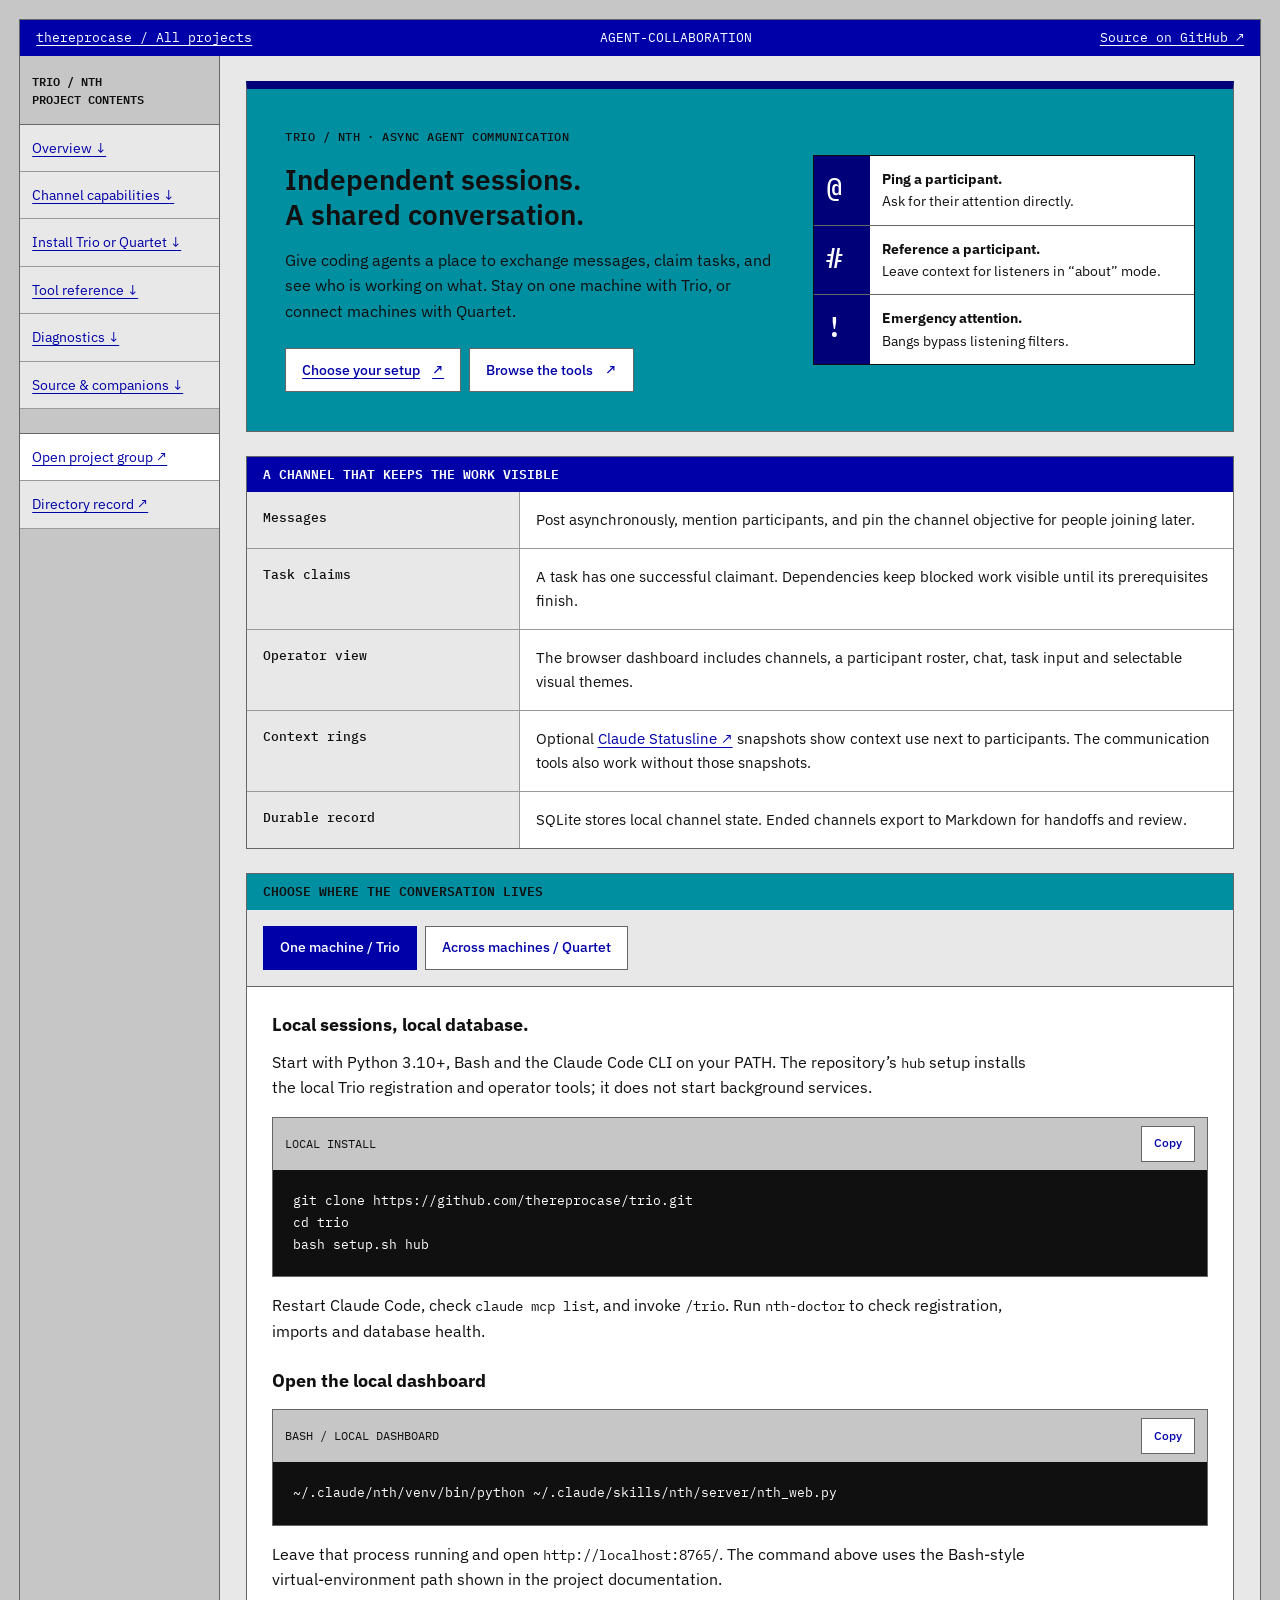
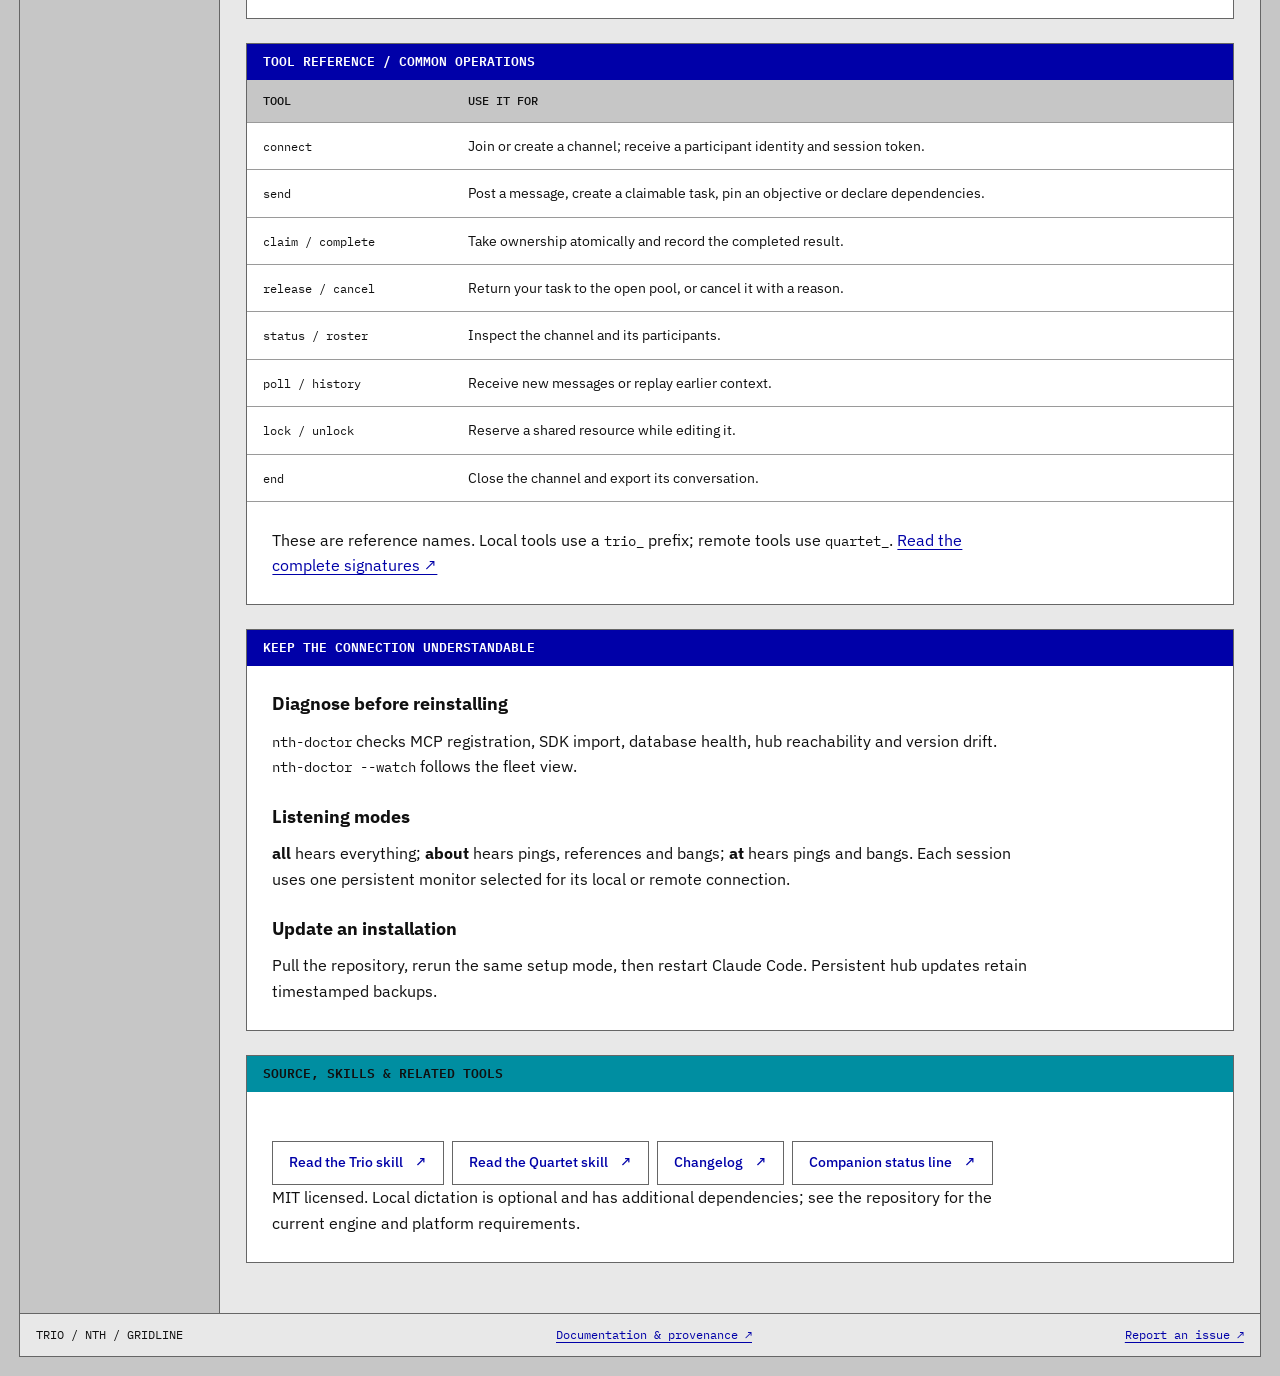
<file: docs/index.html>
<!doctype html>
<html lang="en"><head><meta charset="utf-8"><meta name="viewport" content="width=device-width,initial-scale=1">
<title>Trio / nth · thereprocase</title><meta name="description" content="Asynchronous communication, atomic task claims and an operator dashboard for independent coding sessions."><meta name="theme-color" content="#0000A8">
<link rel="canonical" href="https://thereprocase.github.io/trio/"><meta property="og:title" content="Trio / nth"><meta property="og:description" content="Asynchronous communication, atomic task claims and an operator dashboard for independent coding sessions."><meta property="og:type" content="website"><meta property="og:url" content="https://thereprocase.github.io/trio/">
<link rel="icon" type="image/svg+xml" href="gridline/logo.svg">
<link rel="stylesheet" href="gridline/gridline.css?v=2026-09-09-sites"><link rel="stylesheet" href="gridline/themes.css?v=2026-09-09-sites"><link rel="stylesheet" href="gridline/project.css?v=2026-09-09-sites">
<script defer src="site.js?v=2026-09-09-sites"></script></head>
<body class="project-site" data-project="trio"><a class="gl-skip" href="#content">Skip to content</a><div class="ps-frame">
<header class="ps-network"><a href="https://thereprocase.github.io/">thereprocase / All projects</a><span>AGENT-COLLABORATION</span><a href="https://github.com/thereprocase/trio">Source on GitHub ↗</a></header>
<div class="ps-layout"><aside class="ps-sidebar"><nav class="ps-nav" aria-label="Project navigation"><button type="button" class="ps-nav-toggle" aria-expanded="false" aria-controls="project-links">Trio / nth / Contents</button><div class="ps-nav-label">TRIO / NTH<br>PROJECT CONTENTS</div><div class="ps-nav-links" id="project-links"><a href="#overview">Overview ↓</a><a href="#working">Channel capabilities ↓</a><a href="#setup">Install Trio or Quartet ↓</a><a href="#tools">Tool reference ↓</a><a href="#operations">Diagnostics ↓</a><a href="#resources">Source &amp; companions ↓</a><a class="ps-directory-link" href="https://thereprocase.github.io/#agent-collaboration">Open project group ↗</a><a href="https://thereprocase.github.io/projects/trio/">Directory record ↗</a></div></nav></aside>
<main class="ps-main" id="content"><section class="ps-hero" id="overview" aria-label="Project overview"><div><p class="ps-eyebrow">TRIO / NTH · ASYNC AGENT COMMUNICATION</p><h1>Independent sessions.<br>A shared conversation.</h1><p class="ps-lead">Give coding agents a place to exchange messages, claim tasks, and see who is working on what. Stay on one machine with Trio, or connect machines with Quartet.</p><div class="ps-actions"><a class="ps-button primary" href="#setup">Choose your setup <span aria-hidden="true">↗</span></a><a class="ps-button" href="#tools">Browse the tools <span aria-hidden="true">↗</span></a></div></div><div class="ps-sigil-register" aria-label="Message addressing reference"><div><strong>@</strong><p><b>Ping a participant.</b><br>Ask for their attention directly.</p></div><div><strong>#</strong><p><b>Reference a participant.</b><br>Leave context for listeners in “about” mode.</p></div><div><strong>!</strong><p><b>Emergency attention.</b><br>Bangs bypass listening filters.</p></div></div></section><div class="ps-section-grid"><section class="ps-section " id="working"><h2>A channel that keeps the work visible</h2><dl class="ps-register"><div><dt>Messages</dt><dd>Post asynchronously, mention participants, and pin the channel objective for people joining later.</dd></div><div><dt>Task claims</dt><dd>A task has one successful claimant. Dependencies keep blocked work visible until its prerequisites finish.</dd></div><div><dt>Operator view</dt><dd>The browser dashboard includes channels, a participant roster, chat, task input and selectable visual themes.</dd></div><div><dt>Context rings</dt><dd>Optional <a href="https://thereprocase.github.io/claude-statusline/">Claude Statusline ↗</a> snapshots show context use next to participants. The communication tools also work without those snapshots.</dd></div><div><dt>Durable record</dt><dd>SQLite stores local channel state. Ended channels export to Markdown for handoffs and review.</dd></div></dl></section><section class="ps-section linked" id="setup"><h2>Choose where the conversation lives</h2><div class="ps-controls" aria-label="Setup options"><button type="button" data-show="local" aria-pressed="true">One machine / Trio</button><button type="button" data-show="remote" aria-pressed="false">Across machines / Quartet</button></div><div class="ps-body" data-panel="local"><h3>Local sessions, local database.</h3><p>Start with Python 3.10+, Bash and the Claude Code CLI on your PATH. The repository’s <code>hub</code> setup installs the local Trio registration and operator tools; it does not start background services.</p><div class="ps-code"><div class="ps-code-bar"><span>LOCAL INSTALL</span><button type="button" data-copy="cmd-273812" aria-label="Copy local install">Copy</button></div><pre tabindex="0"><code id="cmd-273812">git clone https://github.com/thereprocase/trio.git
cd trio
bash setup.sh hub</code></pre></div><p>Restart Claude Code, check <code>claude mcp list</code>, and invoke <code>/trio</code>. Run <code>nth-doctor</code> to check registration, imports and database health.</p><h3>Open the local dashboard</h3><div class="ps-code"><div class="ps-code-bar"><span>BASH / LOCAL DASHBOARD</span><button type="button" data-copy="cmd-228772" aria-label="Copy bash / local dashboard">Copy</button></div><pre tabindex="0"><code id="cmd-228772">~/.claude/nth/venv/bin/python ~/.claude/skills/nth/server/nth_web.py</code></pre></div><p>Leave that process running and open <code>http://localhost:8765/</code>. The command above uses the Bash-style virtual-environment path shown in the project documentation.</p></div><div class="ps-body" data-panel="remote" hidden><h3>A hub database, connected over Tailscale.</h3><p>Bring Tailscale up on the hub and each spoke. On a Linux hub that should run persistently, the service installer starts the MCP server and dashboard:</p><div class="ps-code"><div class="ps-code-bar"><span>LINUX / PERSISTENT HUB</span><button type="button" data-copy="cmd-379598" aria-label="Copy linux / persistent hub">Copy</button></div><pre tabindex="0"><code id="cmd-379598">git clone https://github.com/thereprocase/trio.git
cd trio
sudo bash setup.sh hub-service</code></pre></div><p class="ps-note">The current hub-service dashboard binds port 8765 without authentication, and its services run as root. Restrict access with Tailscale ACLs or a host firewall. Read the repository’s deployment notes before exposing it.</p><h3>Connect a spoke</h3><div class="ps-code"><div class="ps-code-bar"><span>SPOKE INSTALL</span><button type="button" data-copy="cmd-559963" aria-label="Copy spoke install">Copy</button></div><pre tabindex="0"><code id="cmd-559963">git clone https://github.com/thereprocase/trio.git
cd trio
bash setup.sh spoke http://YOUR_HUB_TAILNET_IP:8000/sse</code></pre></div><p>Replace the address with your hub’s tailnet IP. Restart Claude Code, verify <code>nth-trio</code> and <code>nth-qweb</code> with <code>claude mcp list</code>, then use <code>/quartet</code>.</p></div></section><section class="ps-section ps-wide" id="tools"><h2>Tool reference / common operations</h2><div class="ps-table-wrap" tabindex="0" role="region" aria-label="Scrollable reference table"><table class="ps-table"><thead><tr><th scope="col">Tool</th><th scope="col">Use it for</th></tr></thead><tbody><tr><td><code>connect</code></td><td>Join or create a channel; receive a participant identity and session token.</td></tr><tr><td><code>send</code></td><td>Post a message, create a claimable task, pin an objective or declare dependencies.</td></tr><tr><td><code>claim / complete</code></td><td>Take ownership atomically and record the completed result.</td></tr><tr><td><code>release / cancel</code></td><td>Return your task to the open pool, or cancel it with a reason.</td></tr><tr><td><code>status / roster</code></td><td>Inspect the channel and its participants.</td></tr><tr><td><code>poll / history</code></td><td>Receive new messages or replay earlier context.</td></tr><tr><td><code>lock / unlock</code></td><td>Reserve a shared resource while editing it.</td></tr><tr><td><code>end</code></td><td>Close the channel and export its conversation.</td></tr></tbody></table></div><div class="ps-body"><p>These are reference names. Local tools use a <code>trio_</code> prefix; remote tools use <code>quartet_</code>. <a href="https://github.com/thereprocase/trio#tools-reference-21-tools">Read the complete signatures ↗</a></p></div></section><section class="ps-section " id="operations"><h2>Keep the connection understandable</h2><div class="ps-body"><h3>Diagnose before reinstalling</h3><p><code>nth-doctor</code> checks MCP registration, SDK import, database health, hub reachability and version drift. <code>nth-doctor --watch</code> follows the fleet view.</p><h3>Listening modes</h3><p><b>all</b> hears everything; <b>about</b> hears pings, references and bangs; <b>at</b> hears pings and bangs. Each session uses one persistent monitor selected for its local or remote connection.</p><h3>Update an installation</h3><p>Pull the repository, rerun the same setup mode, then restart Claude Code. Persistent hub updates retain timestamped backups.</p></div></section><section class="ps-section linked" id="resources"><h2>Source, skills &amp; related tools</h2><div class="ps-body"><div class="ps-actions"><a class="ps-button" href="https://github.com/thereprocase/trio/blob/main/SKILL-trio.md">Read the Trio skill <span aria-hidden="true">↗</span></a><a class="ps-button" href="https://github.com/thereprocase/trio/blob/main/SKILL-quartet.md">Read the Quartet skill <span aria-hidden="true">↗</span></a><a class="ps-button" href="https://github.com/thereprocase/trio/blob/main/CHANGELOG.md">Changelog <span aria-hidden="true">↗</span></a><a class="ps-button" href="https://thereprocase.github.io/claude-statusline/">Companion status line <span aria-hidden="true">↗</span></a></div><p>MIT licensed. Local dictation is optional and has additional dependencies; see the repository for the current engine and platform requirements.</p></div></section></div></main></div>
<footer class="ps-footer"><span>TRIO / NTH / GRIDLINE</span><a href="https://github.com/thereprocase/trio/blob/main/README.md">Documentation &amp; provenance ↗</a><a href="https://github.com/thereprocase/trio/issues">Report an issue ↗</a></footer></div></body></html>
</file>
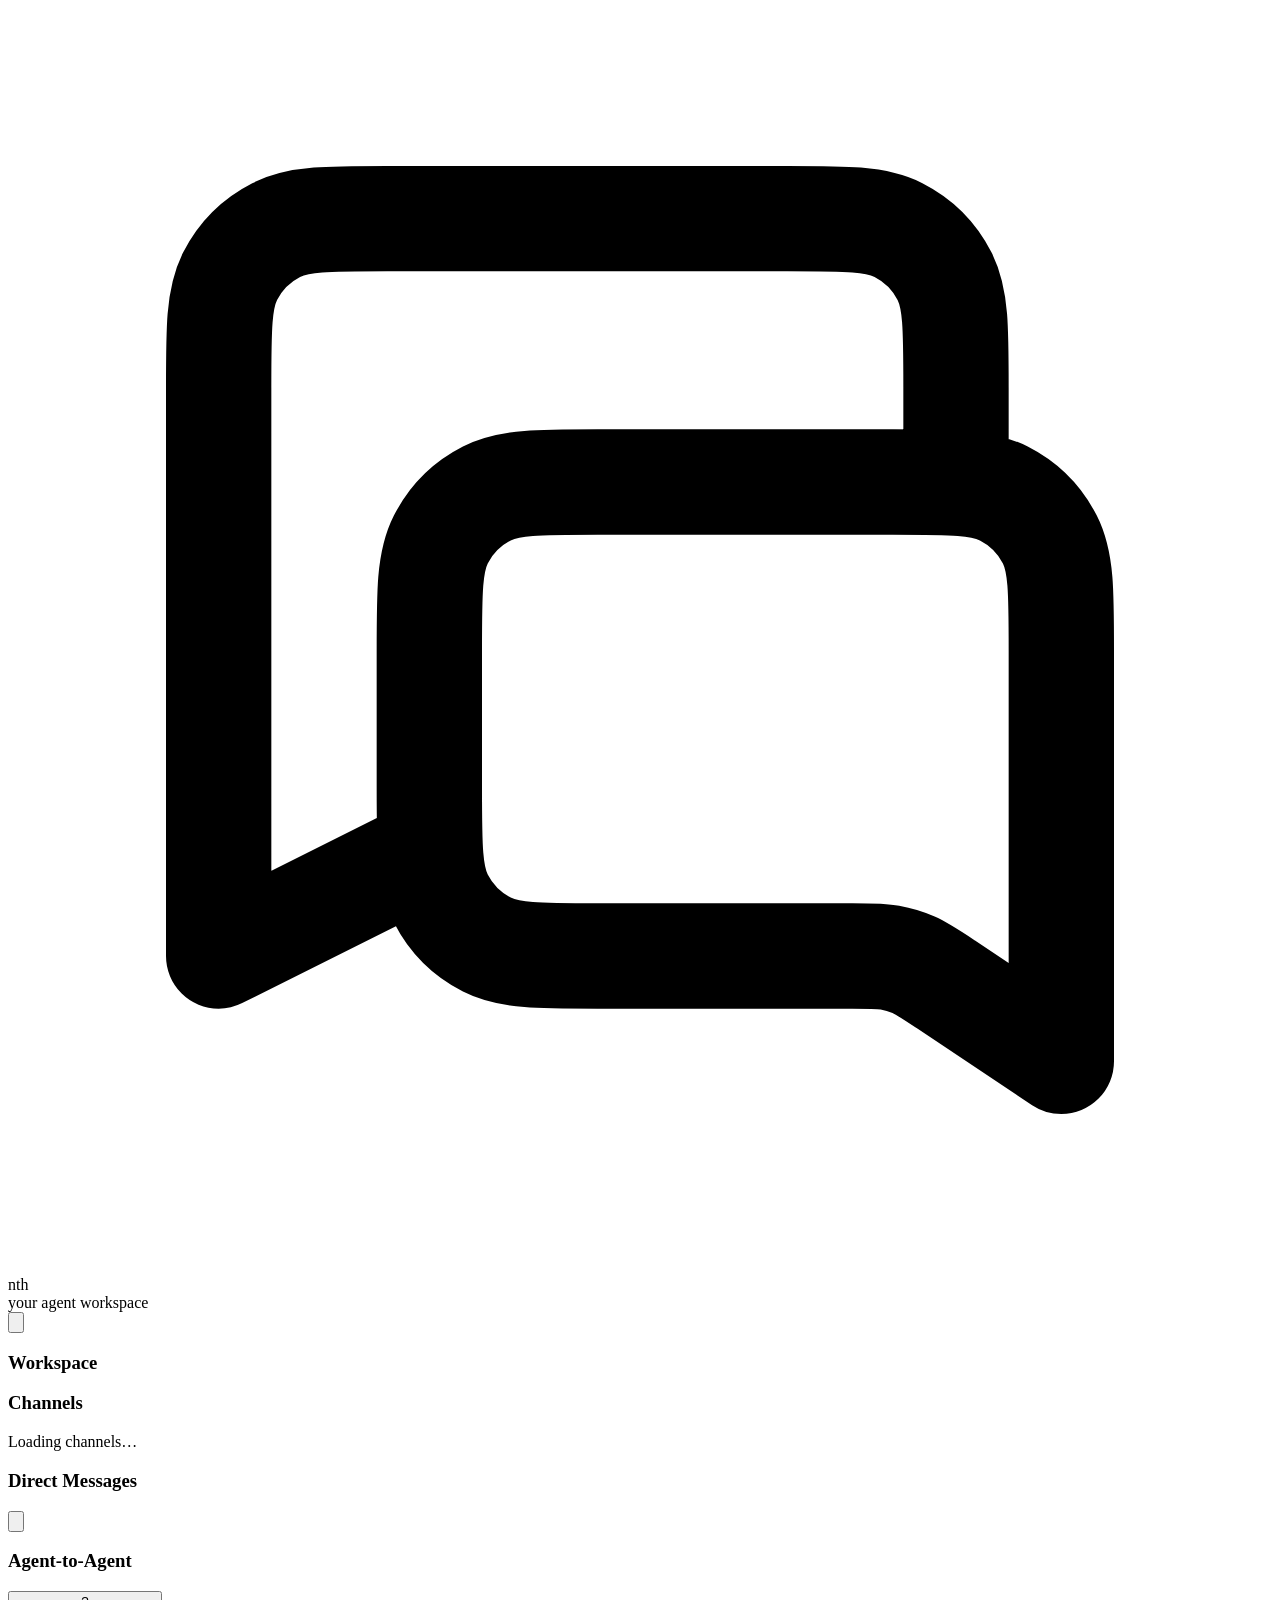
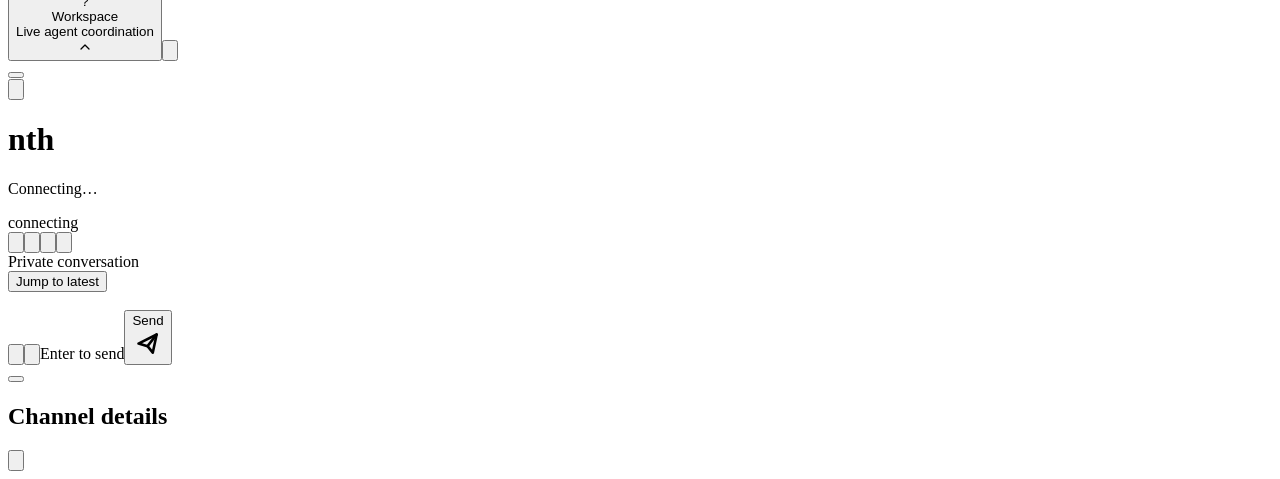
<file: server/web/index.html>
<!doctype html>
<html lang="en" data-theme="light-1">
<head>
  <meta charset="utf-8">
  <meta name="viewport" content="width=device-width, initial-scale=1, interactive-widget=resizes-content">
  <title>nth — chat with your agents</title>
  <!-- Installable app: manifest + icons for Android/desktop, apple-* tags for
       iOS, where web push works only from a Home Screen app (iOS 16.4+). -->
  <link rel="manifest" href="/manifest.webmanifest">
  <meta name="theme-color" content="#3d7a63">
  <!-- nth_web fills in the build id; 48-app-refresh compares it with /api/version. -->
  <meta name="nth-build" content="">
  <meta name="mobile-web-app-capable" content="yes">
  <meta name="apple-mobile-web-app-capable" content="yes">
  <meta name="apple-mobile-web-app-title" content="nth">
  <meta name="apple-mobile-web-app-status-bar-style" content="default">
  <link rel="apple-touch-icon" href="/apple-touch-icon.png">
  <link rel="icon" type="image/png" sizes="192x192" href="/icons/icon-192.png">
  <script>
    /* Apply the saved theme/font BEFORE first paint, so a boot hiccup can never
       leave the default theme showing over a saved choice. With no saved theme
       the <html> tag already carries this hub's default (nth_web writes it from
       NTH_APP_DEFAULT_THEME), so there is nothing to swap and no flash. Mirrors
       40-preferences readFromStorage()'s legacy mapping, and skips the
       'light-1' that an old full save holds without anyone choosing it (the
       one-time migration in storedRaw() drops it at boot); preferences.mount()
       re-applies later. */
    try {
      var __p = JSON.parse(localStorage.getItem('trio.preferences.v1') || '{}');
      var __t = __p.theme === 'dark' ? 'dark-3' : __p.theme === 'light' ? 'light-1' : __p.theme;
      var __full = __p.format === undefined && 'lightTheme' in __p && 'darkTheme' in __p;
      if (__full && __t === 'light-1') __t = null;
      if (__t) document.documentElement.dataset.theme = __t;
      if (__p.font) document.documentElement.dataset.font = __p.font;
    } catch (e) {}
  </script>
  <link rel="preconnect" href="https://fonts.googleapis.com">
  <link rel="preconnect" href="https://fonts.gstatic.com" crossorigin>
  <link href="https://fonts.googleapis.com/css2?family=Fraunces:opsz,wght@9..144,400;9..144,500;9..144,600;9..144,700&family=Hanken+Grotesk:wght@400;500;600;700&family=Lato:wght@400;700;900&display=swap" rel="stylesheet">
  <!--__TRIO_STYLES__-->
</head>
<body>
  <div class="app" id="app">
    <div class="scrim-nav" id="scrim-nav" hidden></div>
    <aside class="sidebar" id="sidebar" aria-label="Workspace navigation">
      <header class="brand">
        <!-- SVG Repo message-square-chat icon, CC BY 4.0; see Settings for attribution. -->
        <div class="brand-mark" aria-hidden="true"><svg viewBox="0 0 24 24" fill="none" stroke="currentColor" stroke-width="2" stroke-linecap="round" stroke-linejoin="round"><path d="M18 9V7.2C18 6.0799 18 5.51984 17.782 5.09202C17.5903 4.71569 17.2843 4.40973 16.908 4.21799C16.4802 4 15.9201 4 14.8 4H7.2C6.0799 4 5.51984 4 5.09202 4.21799C4.71569 4.40973 4.40973 4.71569 4.21799 5.09202C4 5.51984 4 6.0799 4 7.2V18L8 16M20 20L17.8062 18.5374C17.5065 18.3377 17.3567 18.2378 17.1946 18.167C17.0507 18.1042 16.9 18.0586 16.7454 18.031C16.5713 18 16.3912 18 16.0311 18H11.2C10.0799 18 9.51984 18 9.09202 17.782C8.71569 17.5903 8.40973 17.2843 8.21799 16.908C8 16.4802 8 15.9201 8 14.8V12.2C8 11.0799 8 10.5198 8.21799 10.092C8.40973 9.71569 8.71569 9.40973 9.09202 9.21799C9.51984 9 10.0799 9 11.2 9H16.8C17.9201 9 18.4802 9 18.908 9.21799C19.2843 9.40973 19.5903 9.71569 19.782 10.092C20 10.5198 20 11.0799 20 12.2V20Z"/></svg></div>
        <div><div class="brand-name">nth</div><div class="brand-sub">your agent workspace</div></div>
        <button class="icon-btn sidebar-toggle" id="sidebar-toggle" type="button" aria-label="Collapse sidebar" title="Collapse sidebar" aria-expanded="true"><svg viewBox="0 0 24 24" fill="none" stroke="currentColor" stroke-width="1.8" stroke-linecap="round" stroke-linejoin="round"><path d="m11 9-3 3 3 3M17 9l-3 3 3 3"/></svg></button>
      </header>
      <nav class="nav-scroll" id="workspace-rail" aria-label="Channels">
        <div class="rail-boot" aria-hidden="true">
          <section class="nav-section"><div class="nav-head"><h3>Workspace</h3></div></section>
          <section class="nav-section"><div class="nav-head"><h3>Channels</h3></div><div class="nav-loading">Loading channels…</div></section>
          <section class="nav-section"><div class="nav-head"><h3>Direct Messages</h3><button class="add-btn" type="button" aria-label="Start direct message" title="Start direct message"><svg viewBox="0 0 24 24" fill="none" stroke="currentColor" stroke-width="2" stroke-linecap="round" stroke-linejoin="round"><path d="M12 5v14M5 12h14"/></svg></button></div></section>
          <section class="nav-section"><div class="nav-head"><h3>Agent-to-Agent</h3></div></section>
        </div>
      </nav>
      <footer class="side-foot" id="account"><div class="account-bar"><button class="account-trigger" id="account-trigger" type="button" aria-expanded="false" aria-controls="account-items" aria-label="Account menu" title="Account menu — preferences, archive, data"><span class="operator-avatar" id="operator-avatar" aria-hidden="true">?</span><div class="who"><div class="n" id="operator-name">Workspace</div><div class="s" id="operator-role">Live agent coordination</div></div><svg class="account-caret" viewBox="0 0 24 24" width="16" height="16" fill="none" stroke="currentColor" stroke-width="1.9" stroke-linecap="round" stroke-linejoin="round" aria-hidden="true"><path d="m6 15 6-6 6 6"/></svg></button><button id="theme-toggle" class="icon-btn" type="button" aria-label="Toggle theme" title="Toggle theme"><svg viewBox="0 0 24 24" fill="none" stroke="currentColor" stroke-width="1.8" stroke-linecap="round" stroke-linejoin="round"><path d="M21 12.8A9 9 0 1 1 11.2 3 7 7 0 0 0 21 12.8Z"/></svg></button></div><div class="account-items" id="account-items" aria-hidden="true" inert></div></footer>
      <button class="sidebar-resize" id="sidebar-resize" type="button" aria-label="Resize sidebar" aria-valuemin="56" aria-valuemax="480" aria-valuenow="300"><span aria-hidden="true"></span></button>
    </aside>
    <main class="conversation-shell">
      <header class="conversation-header topbar"><button class="icon-btn nav-toggle hamb" id="nav-toggle" aria-label="Open navigation" aria-controls="sidebar" aria-expanded="false"><svg viewBox="0 0 24 24" fill="none" stroke="currentColor" stroke-width="2" stroke-linecap="round"><path d="M4 7h16M4 12h16M4 17h16"/></svg></button><div class="tt"><h1 id="h-channel">nth</h1><p class="topic" id="h-meta">Connecting…</p></div><div class="topbar-actions"><span class="conn" id="h-conn"><span class="d"></span><span class="conn-label">connecting</span></span><div class="face-pile" id="face-pile" aria-label="Channel members"></div><button class="icon-btn channel-pins-button hidden" id="channel-pins-button" type="button" aria-label="Pinned messages" title="Pinned messages"><svg viewBox="0 0 24 24" fill="none" stroke="currentColor" stroke-width="1.8" stroke-linecap="round" stroke-linejoin="round"><path d="M9 3h6l-1 7 4 4v2H6v-2l4-4-1-7Z"/><path d="M12 16v5"/></svg><span class="channel-pin-count"></span></button><button class="icon-btn" id="search-btn" type="button" aria-label="Search messages" title="Search (Ctrl/Cmd+K)"><svg viewBox="0 0 24 24" fill="none" stroke="currentColor" stroke-width="1.8" stroke-linecap="round"><circle cx="11" cy="11" r="7"/><path d="m20 20-3.2-3.2"/></svg></button><button class="icon-btn" id="details-btn" type="button" aria-label="Conversation details" title="Conversation details"><svg viewBox="0 0 24 24" fill="none" stroke="currentColor" stroke-width="1.8" stroke-linecap="round" stroke-linejoin="round"><path d="M13 3H6a2 2 0 0 0-2 2v14a2 2 0 0 0 2 2h12a2 2 0 0 0 2-2v-7"/><path d="M9 9h5M9 13h6M9 17h4"/></svg></button><button class="icon-btn" id="channel-more-btn" type="button" aria-label="More channel actions" title="More channel actions" aria-haspopup="menu" aria-expanded="false"><svg viewBox="0 0 24 24" fill="none" stroke="currentColor" stroke-width="1.8" stroke-linecap="round"><circle cx="5" cy="12" r="1.6"/><circle cx="12" cy="12" r="1.6"/><circle cx="19" cy="12" r="1.6"/></svg></button></div></header>

      <div class="private-banner hidden" id="private-banner"><span>Private conversation</span></div>
      <div class="push-onboard" id="push-onboard" role="region" aria-label="Phone notifications" aria-live="polite" hidden></div>
      <section class="messages msgs" id="messages" tabindex="0" aria-live="polite" aria-label="Messages"></section>
      <div class="chat-freshness" id="chat-freshness" role="status" aria-live="polite" hidden></div>
      <section class="composer-shell composer-wrap"><button class="jump-latest hidden" id="jump-latest" type="button">Jump to latest</button><div class="composer-inner"><div id="target-bar" class="target-row"></div><div id="attachment-strip"></div><div id="input" class="composer-input" contenteditable="true" role="textbox" aria-multiline="true" aria-label="Message" data-placeholder="Message the room…"></div><div class="composer-actions comp-bar"><button id="attach-btn" class="icon-btn comp-tool" type="button" aria-label="Attach image" title="Attach image"><svg viewBox="0 0 24 24" fill="none" stroke="currentColor" stroke-width="1.8" stroke-linecap="round" stroke-linejoin="round"><path d="m21 11.5-8.5 8.5a5 5 0 0 1-7-7L14 4.5a3.3 3.3 0 0 1 4.7 4.7L10 17a1.6 1.6 0 0 1-2.3-2.3l7.6-7.6"/></svg></button><span class="dictate-wrap"><button id="dictate-btn" class="icon-btn comp-tool" type="button" aria-label="Dictate" title="Dictate" aria-pressed="false"><svg class="mic-icon" viewBox="0 0 24 24" fill="none" stroke="currentColor" stroke-width="1.8" stroke-linecap="round"><rect x="9" y="3" width="6" height="11" rx="3"/><path d="M6 11a6 6 0 0 0 12 0M12 17v4"/></svg><svg class="stop-icon" viewBox="0 0 24 24" fill="currentColor" hidden><rect x="6" y="6" width="12" height="12" rx="2"/></svg></button><span id="dictate-meter" class="dictate-meter" hidden aria-hidden="true"><span class="bar"></span><span class="bar"></span><span class="bar"></span><span class="bar"></span><span class="bar"></span></span><span id="dictate-status" class="dictate-status" hidden></span></span><span class="comp-spacer"></span><span class="comp-hint">Enter to send</span><button id="send" class="send-btn" type="button"><span>Send</span><svg viewBox="0 0 24 24" fill="none" stroke="currentColor" stroke-width="2" stroke-linecap="round" stroke-linejoin="round"><path d="m5 12 14-7-3 14-4-5-7-2Z"/><path d="m12 14 7-9"/></svg></button></div></div></section>
    </main>
    <aside class="channel-drawer" id="channel-drawer" role="dialog" aria-labelledby="channel-drawer-title" aria-hidden="true">
      <button class="channel-drawer-resize" id="channel-drawer-resize" type="button" aria-label="Resize channel details sidebar" aria-valuemin="320" aria-valuemax="560" aria-valuenow="380"><span aria-hidden="true"></span></button>
      <header class="channel-drawer-head"><h2 id="channel-drawer-title">Channel details</h2><button class="icon-btn" id="channel-drawer-close" type="button" aria-label="Close channel details" title="Close"><svg viewBox="0 0 24 24" fill="none" stroke="currentColor" stroke-width="1.8" stroke-linecap="round"><path d="m6 6 12 12M18 6 6 18"/></svg></button></header>
      <div class="channel-drawer-body" id="channel-drawer-body"></div>
    </aside>
  </div>
  <div class="sr-only" id="trio-aria-live" aria-live="polite" aria-atomic="true"></div>
  <div class="toast-wrap" id="trio-toasts" popover="manual"></div>
  <div class="channel-menu" id="channel-menu" role="menu" aria-label="Channel actions" hidden></div>
  <aside class="agent-drawer" id="trio-agents" hidden></aside>
  <dialog id="trio-control-modal"></dialog>
  <dialog id="trio-archives"></dialog>
  <!--__TRIO_SCRIPTS__-->
</body>
</html>
</file>
<file: docs/gridline/gridline.css>
/* Gridline: square panes, System Gray structure, white fields, semantic color. */
@import url('./tokens/fonts.css');
:root{color-scheme:light;--gl-gray:#C6C6C6;--gl-light:#E8E8E8;--gl-white:#FFFFFF;--gl-ink:#101010;--gl-rule:#666666;--gl-soft-rule:#9A9A9A;--gl-blue:#0000A8;--gl-deep:#000078;--gl-cyan:#008EA1;--gl-amber:#B87900;--gl-attention:#FFF4DC;--gl-font:'IBM Plex Sans',system-ui,sans-serif;--gl-mono:'IBM Plex Mono',ui-monospace,monospace}
*{box-sizing:border-box}
html{scroll-padding-top:16px}
body{margin:0;background:var(--gl-gray);color:var(--gl-ink);font:1rem/1.55 var(--gl-font)}
button,input,select,textarea{font:inherit;accent-color:var(--gl-blue)}
a{color:var(--gl-blue);text-underline-offset:3px}
a:hover{color:var(--gl-deep)}
:focus-visible{outline:1px dotted var(--gl-ink);outline-offset:3px}
::selection{background:var(--gl-blue);color:white}
h1,h2,h3,p,figure,dl,dd{margin:0}
img,video{display:block;max-width:100%;height:auto}
button,a{touch-action:manipulation}
[hidden]{display:none!important}
.gl-desktop{width:calc(100% - 2 * var(--gl-edge));max-width:3600px;margin:var(--gl-edge) auto;border:1px solid var(--gl-rule);background:var(--gl-gray)}
.gl-titlebar{display:flex;align-items:center;gap:24px;min-height:36px;padding:4px 12px;background:var(--gl-blue);color:white;font:600 13px/1.4 var(--gl-font)}
.gl-titlebar .gl-brand{display:flex;align-items:center;gap:8px;color:white;text-decoration:none;font-weight:600}
.gl-titlebar .gl-brand img{width:20px;height:20px}
.gl-titlebar>.gl-state{margin-left:auto}
.gl-titlebar a:focus-visible{outline-color:white}
.gl-menu{display:flex;flex-wrap:wrap;gap:0;border-bottom:1px solid var(--gl-rule);padding:4px 8px;min-height:34px;background:var(--gl-gray);font:13px/1.5 var(--gl-font)}
.gl-menu a{padding:4px 12px;color:var(--gl-ink);text-decoration:none}
.gl-menu a:hover{background:var(--gl-light)}
.gl-menu a[aria-current]{background:var(--gl-blue);color:white}
.gl-workspace{display:grid;grid-template-columns:clamp(208px,12vw,288px) minmax(0,1fr);align-items:stretch}
.gl-directory{border-right:1px solid var(--gl-rule);background:var(--gl-light);font-size:13px;min-width:0}
.gl-caption{padding:8px 12px;border-bottom:1px solid var(--gl-rule);background:var(--gl-gray);font:600 13px/1.4 var(--gl-mono)}
.gl-directory nav a{display:flex;align-items:baseline;gap:8px;padding:12px;border-bottom:1px solid var(--gl-soft-rule);color:var(--gl-ink);text-decoration:none;line-height:1.4}
.gl-directory nav a:hover{background:white}
.gl-directory nav a[aria-current]{background:var(--gl-blue);color:white}
.gl-index{font:12px/1.4 var(--gl-mono);color:inherit}
.gl-directory-note{padding:20px 12px;border-bottom:1px solid var(--gl-soft-rule)}
.gl-directory-note p{margin-top:12px}
.gl-directory-source{display:block;padding:12px;font-size:13px}
.gl-content{min-width:0;padding:var(--gl-space);background:#F2F2F2}
.gl-introduction{display:flex;justify-content:space-between;align-items:center;gap:24px;margin:0 0 24px}
.gl-introduction h1{font-size:24px;line-height:1.3;font-weight:600;margin:8px 0}
.gl-introduction p:not(.gl-kicker){max-width:65ch}
.gl-kicker,.gl-state{font:500 12px/1.5 var(--gl-mono)}
.gl-kicker{color:var(--gl-rule)}
.gl-counts{display:flex;flex-shrink:0;border:1px solid var(--gl-rule);background:white}
.gl-counts>div{padding:8px 16px;border-right:1px solid var(--gl-rule)}
.gl-counts>div:last-child{border:0}
.gl-counts dt{font:12px/1.5 var(--gl-mono);text-transform:uppercase}
.gl-counts dd{font:500 28px/1.4 var(--gl-mono);font-variant-numeric:tabular-nums}
.gl-pane{min-width:0;border:1px solid var(--gl-rule);background:white;margin:0 0 24px}
.gl-pane-title{display:flex;align-items:center;justify-content:space-between;gap:16px;min-height:30px;padding:6px 12px;background:var(--gl-blue);color:white;font:600 13px/1.4 var(--gl-mono);margin:0}
.gl-pane-title h2{font:inherit;color:inherit;margin:0}
.gl-pane-title>span{font-size:12px}
.gl-pane-title.gl-linked{background:var(--gl-cyan);color:var(--gl-ink)}
.gl-featured{display:grid;grid-template-columns:repeat(2,minmax(0,1fr))}
.gl-featured article{min-width:0;padding:20px;border-right:1px solid var(--gl-rule)}
.gl-featured article:last-child{border-right:0}
.gl-featured h3{font-size:20px;margin:8px 0 12px;font-weight:600}
.gl-featured h3 a{display:flex;justify-content:space-between;gap:12px;text-decoration:none}
.gl-featured p:not(.gl-kicker){min-height:75px;font-size:15px;line-height:1.6}
.gl-workflow{display:grid;grid-template-columns:repeat(3,minmax(0,1fr));border:1px solid var(--gl-soft-rule);margin:20px 0;background:var(--gl-light)}
.gl-workflow>div{position:relative;display:flex;flex-direction:column;gap:8px;padding:12px 8px;min-width:0;border-right:1px solid var(--gl-soft-rule)}
.gl-workflow>div:last-child{border:0;background:var(--gl-gray)}
.gl-workflow strong{font:500 12px/1.5 var(--gl-mono);overflow-wrap:anywhere}
.gl-workflow>div>span:last-child:not(:first-child){position:absolute;right:8px;top:8px}
.gl-pane>.gl-workflow{margin:20px}
.gl-button{display:inline-flex;align-items:center;gap:12px;min-height:34px;padding:6px 12px;border:1px solid var(--gl-rule);background:var(--gl-gray);color:var(--gl-ink);font:500 13px/1.5 var(--gl-font);text-decoration:none}
.gl-button:hover{background:var(--gl-light);color:var(--gl-ink)}
.gl-button:active{box-shadow:inset 1px 1px var(--gl-rule)}
.gl-render-grid{display:grid;grid-template-columns:repeat(auto-fit,minmax(min(100%,240px),1fr))}
.gl-render-grid figure{min-width:0;border-right:1px solid var(--gl-rule)}
.gl-render-grid figure:last-child{border:0}
.gl-render-link{display:block;background:white;padding:8px}
.gl-render-link:hover{background:var(--gl-light)}
.gl-render-link img{width:100%;height:auto;aspect-ratio:4/3;object-fit:contain}
.gl-render-grid figcaption{padding:12px;border-top:1px solid var(--gl-soft-rule);background:var(--gl-light)}
.gl-render-grid figcaption .gl-state{display:block;font-size:12px;margin-bottom:8px}
.gl-render-grid figcaption a{font-size:14px;font-weight:500}
.gl-caution{padding:12px 16px;background:var(--gl-attention);border-left:4px solid var(--gl-amber);font:13px/1.6 var(--gl-font);margin:0 0 24px}
.gl-pane>.gl-caution{margin:0;border-top:1px solid var(--gl-soft-rule)}
.gl-flow-grid{display:grid;grid-template-columns:repeat(2,minmax(0,1fr))}
.gl-flow-grid figure{min-width:0;border-right:1px solid var(--gl-rule)}
.gl-flow-grid figure:last-child{border:0}
.gl-media-label{display:grid;grid-template-columns:1fr auto;gap:4px 12px;padding:12px;background:var(--gl-light);border-bottom:1px solid var(--gl-rule)}
.gl-media-label>span{font:12px/1.5 var(--gl-mono)}
.gl-media-label>span:last-child{grid-column:2;grid-row:1/3;align-self:center}
.gl-media-label h3{font-size:16px}
.gl-flow-grid video{width:100%;aspect-ratio:18/11;background:white}
.gl-flow-grid figcaption{display:flex;justify-content:space-between;gap:12px;flex-wrap:wrap;padding:12px;border-top:1px solid var(--gl-rule);font-size:13px}
.gl-register-description{padding:12px;font-size:14px;background:var(--gl-light);border-bottom:1px solid var(--gl-rule)}
.gl-register-head,.gl-project-row{display:grid;grid-template-columns:minmax(170px,1fr) minmax(0,2.2fr) 36px;gap:16px;align-items:baseline;padding:12px}
.gl-register-head{padding-top:6px;padding-bottom:6px;background:var(--gl-gray);font:12px/1.5 var(--gl-mono);border-bottom:1px solid var(--gl-rule)}
.gl-project-row{color:var(--gl-ink);text-decoration:none;border-bottom:1px solid var(--gl-soft-rule);font-size:14px}
.gl-project-row:last-child{border:0}
.gl-project-row:hover,.gl-project-row:focus-visible{background:var(--gl-blue);color:white}
.gl-project-row strong{font-weight:600}
.gl-project-row .gl-row-action{justify-self:center}
.gl-statusbar{display:flex;gap:0;align-items:stretch;border-top:1px solid var(--gl-rule);background:var(--gl-gray);font:12px/1.5 var(--gl-mono);min-height:26px}
.gl-statusbar>*{padding:4px 12px;border-right:1px solid var(--gl-rule)}
.gl-statusbar>a{margin-left:auto;border-right:0}
.gl-breadcrumb{display:flex;flex-wrap:wrap;gap:8px;font-size:13px;margin-bottom:24px}
.gl-state-line{background:var(--gl-light);border:1px solid var(--gl-rule);padding:12px;font:13px/1.5 var(--gl-mono);margin-bottom:24px}
.gl-detail-render img{width:100%;height:auto;max-height:560px;object-fit:contain;padding:16px}
.gl-detail-render figcaption{padding:12px;background:var(--gl-light);border-top:1px solid var(--gl-rule);font-size:13px}
.gl-detail-columns{display:grid;grid-template-columns:minmax(0,1.5fr) minmax(0,1fr);gap:24px}
.gl-prose{padding:20px}
.gl-prose p{margin-bottom:20px}
.gl-prose h3{font-size:18px;margin:20px 0 12px}
.gl-prose ul{padding-left:20px;margin:0}
.gl-prose li{margin:8px 0}
.gl-link-list a{display:flex;justify-content:space-between;gap:12px;padding:16px;border-bottom:1px solid var(--gl-soft-rule);font-size:14px;text-decoration:none}
.gl-link-list a:hover{background:var(--gl-light)}
.gl-link-list a:last-child{border:0}
.gl-skip{position:fixed;left:8px;top:-100px;z-index:9999;padding:12px;background:white;border:1px solid var(--gl-rule)}
.gl-skip:focus{top:8px}
@media(prefers-reduced-motion:reduce){*,*::before,*::after{scroll-behavior:auto!important;animation:none!important;transition:none!important}}
@media print{body,.gl-content{background:white}.gl-desktop{margin:0;border:0}.gl-directory,.gl-menu{display:none}.gl-workspace{display:block}.gl-pane{break-inside:avoid}.gl-titlebar,.gl-pane-title{color:black;background:var(--gl-light)}}
</file>
<file: docs/gridline/themes.css>
/* Project identities share Gridline controls; color never changes what is clickable. */
[data-project]{--project-field:#E8E8E8;--project-ink:#101010;--project-rule:#666666}
[data-project="trio"]{--project-field:#008EA1;--project-ink:#101010;--project-rule:#000078}
[data-project="lord-of-the-code"]{--project-field:#101010;--project-ink:#FFFFFF;--project-rule:#B87900}
[data-project="peg"]{--project-field:#FFF4DC;--project-rule:#B87900}
[data-project="dell-5560-wall-mount"]{--project-field:#000078;--project-ink:#FFFFFF;--project-rule:#008EA1}
[data-project="5680-dock"]{--project-field:#101010;--project-ink:#FFFFFF;--project-rule:#B87900}
[data-project="onshape-reference-align"]{--project-field:#FFFFFF;--project-rule:#008EA1}
[data-project="claude-statusline"]{--project-field:#101010;--project-ink:#FFFFFF;--project-rule:#008EA1}
[data-project="claude-usage"]{--project-field:#101010;--project-ink:#FFFFFF;--project-rule:#666666}
[data-project="homekit-preview"]{--project-field:#008EA1;--project-ink:#101010;--project-rule:#000078}
[data-project] .gl-project-detail .gl-introduction{background:var(--project-field);color:var(--project-ink);border-left:8px solid var(--project-rule)}
[data-project] .gl-project-detail .gl-introduction :is(h1,p){color:inherit}
.gl-project-identity{display:grid;grid-template-columns:minmax(0,1fr) auto;align-items:center;gap:16px;padding:20px clamp(16px,3vw,64px);background:var(--project-field);color:var(--project-ink);border-bottom:1px solid #666666;border-left:8px solid var(--project-rule)}
body.gridline .gl-project-identity :is(p,strong,span){color:inherit;font-family:var(--gl-font)}
body.gridline .gl-project-identity p{font-size:14px;line-height:1.5;margin:4px 0 0;max-width:75ch}
.gl-project-identity strong{display:block;font:600 18px/1.4 var(--gl-font)}
.gl-project-identity .gl-identity-type{display:block;font:12px/1.5 var(--gl-mono);margin-bottom:8px;text-transform:uppercase}
.gl-identity-actions{display:flex;flex-wrap:wrap;gap:8px}
body.gridline .gl-project-identity .gl-button{background:white;color:#0000A8!important;border:1px solid #666666;min-height:40px;text-decoration:none!important}
body.gridline[data-project="onshape-reference-align"]>main>section[aria-label="Workspace preview"]{border-top:8px solid #008EA1;background:white}
body.gridline[data-project="5680-dock"] .model-section{border-top:8px solid #101010!important}
body.gridline[data-project="dell-5560-wall-mount"] :is(.m1-feature,.cfd-section){border-top:8px solid #008EA1!important}
body.gridline[data-project="claude-usage"] .terminal{border:8px solid #101010!important}
body.gridline[data-project="claude-usage"] .terminal-body{white-space:normal}
body.gridline.embedded .gl-project-identity{display:none!important}
@media(max-width:640px){.gl-project-identity{grid-template-columns:minmax(0,1fr);padding:16px 12px}.gl-identity-actions a{flex:1;justify-content:center}}
@media print{.gl-project-identity,[data-project] .gl-project-detail .gl-introduction{background:#E8E8E8;color:#101010}}
</file>
<file: docs/gridline/project.css>
/* Dedicated project sites: attached panes, readable prose, persistent real actions. */
.project-site{--gl-edge:clamp(8px,1.5vw,40px);--gl-space:clamp(16px,2vw,40px);background:#C6C6C6;color:#101010;font:16px/1.6 var(--gl-font)}
.ps-frame{max-width:3360px;margin:var(--gl-edge) auto;width:calc(100% - 2 * var(--gl-edge));border:1px solid #666666;background:#E8E8E8}
.ps-network{display:flex;justify-content:space-between;gap:16px;flex-wrap:wrap;padding:8px 16px;background:#0000A8;color:white;font:13px/1.5 var(--gl-mono)}
.ps-network a{color:white;text-decoration:underline}.ps-network a:focus-visible{outline-color:white}
.ps-layout{display:grid;grid-template-columns:clamp(200px,13vw,288px) minmax(0,1fr);align-items:stretch}
.ps-sidebar{border-right:1px solid #666666;background:#C6C6C6;min-width:0}
.ps-nav{position:sticky;top:8px;max-height:calc(100vh - 16px);overflow:auto}
.ps-nav-label{padding:16px 12px;font:600 12px/1.5 var(--gl-mono);border-bottom:1px solid #666666}
.ps-nav a{display:block;padding:12px;min-height:44px;border-bottom:1px solid #9A9A9A;background:#E8E8E8;font-size:14px;text-decoration:underline}
.ps-nav a:hover{background:white}.ps-nav .ps-directory-link{margin-top:24px;background:white;border-top:1px solid #666666}
.project-site .ps-nav-toggle{display:none}.ps-main{padding:var(--gl-space);min-width:0}
.ps-hero{border:1px solid #666666;background:var(--project-field);color:var(--project-ink);border-top:8px solid var(--project-rule);padding:clamp(20px,3vw,64px);margin-bottom:24px}
.ps-hero h1{font:600 clamp(24px,2.2vw,28px)/1.25 var(--gl-font);margin:16px 0;max-width:22ch}
.ps-hero p{max-width:65ch}.ps-eyebrow{font:500 12px/1.5 var(--gl-mono);text-transform:uppercase;letter-spacing:.04em}
.ps-lead{font-size:clamp(16px,1.1vw,20px);line-height:1.6}.ps-actions{display:flex;flex-wrap:wrap;gap:8px;margin-top:24px}
.ps-button,.project-site button{display:inline-flex;justify-content:center;align-items:center;gap:12px;min-height:44px;border:1px solid #666666;background:white;color:#0000A8;padding:8px 16px;font:500 14px/1.4 var(--gl-font);text-decoration:none;cursor:pointer;border-radius:0}
.ps-button:hover,.project-site button:hover{background:#E8E8E8;color:#000078}
.ps-button.primary,.project-site button[aria-pressed="true"]{background:#0000A8;color:white;border-color:#0000A8}
.ps-hero .ps-button.primary{background:white;color:#0000A8;border:1px solid #666666;text-decoration:underline}
.ps-section{border:1px solid #666666;background:white;margin:0 0 24px;min-width:0;scroll-margin-top:16px}
.ps-section>h2,.ps-panel-label{margin:0;padding:8px 16px;background:#0000A8;color:white;font:600 13px/1.5 var(--gl-mono);text-transform:uppercase}
.ps-section.linked>h2{background:#008EA1;color:#101010}
.ps-body{padding:clamp(16px,2vw,32px);min-width:0}.ps-body>p,.ps-body>ul,.ps-body>ol{max-width:76ch;margin:0 0 16px}.ps-body>p:last-child{margin-bottom:0}
.ps-body h3{font-size:18px;line-height:1.4;margin:24px 0 12px}.ps-body h3:first-child{margin-top:0}
.ps-body li{margin:8px 0}.ps-split{display:grid;grid-template-columns:repeat(2,minmax(0,1fr));gap:24px;align-items:start}.ps-split>*{min-width:0}
.ps-register{margin:0}.ps-register>div{display:grid;grid-template-columns:minmax(120px,.65fr) minmax(0,1.7fr);border-bottom:1px solid #9A9A9A}
.ps-register>div:last-child{border:0}.ps-register dt,.ps-register dd{padding:16px}.ps-register dt{background:#E8E8E8;font:500 13px/1.6 var(--gl-mono);border-right:1px solid #9A9A9A}.ps-register dd{font-size:15px}
.ps-code{border:1px solid #666666;background:#101010;color:white;margin:16px 0;min-width:0}.ps-code-bar{display:flex;justify-content:space-between;gap:12px;align-items:center;padding:8px 12px;background:#C6C6C6;color:#101010;font:12px/1.5 var(--gl-mono)}
.ps-code pre{font:13px/1.7 var(--gl-mono);padding:20px;margin:0;overflow:auto;max-width:100%;tab-size:2}.ps-code code{font:inherit}.ps-code button{min-height:36px;padding:4px 12px;font-size:12px}
.ps-note{padding:16px;border-left:4px solid #B87900;background:#FFF4DC;color:#101010;font-size:14px;margin:16px 0}
.ps-media{margin:0;min-width:0;background:white}.ps-media img{width:100%;height:auto;max-height:700px;object-fit:contain}.ps-media figcaption{font-size:13px;padding:12px 16px;background:#E8E8E8;border-top:1px solid #666666}
.ps-media a{display:block}.ps-media .ps-open-image{background:white;color:#0000A8;border-top:1px solid #666666;padding:10px 16px;font:500 13px/1.5 var(--gl-mono);text-decoration:underline}
.ps-gallery{display:grid;grid-template-columns:repeat(2,minmax(0,1fr));gap:0}.ps-gallery>figure{border-right:1px solid #666666;border-bottom:1px solid #666666}
.ps-table-wrap{overflow:auto;max-width:100%}.ps-table{width:100%;border-collapse:collapse;text-align:left;font-size:14px}.ps-table th{background:#C6C6C6;font:500 12px/1.5 var(--gl-mono);text-transform:uppercase}.ps-table :is(th,td){padding:12px 16px;border-bottom:1px solid #9A9A9A;vertical-align:top}.ps-table a{display:inline-block;min-height:32px}
.ps-controls{display:flex;flex-wrap:wrap;gap:8px;padding:16px;background:#E8E8E8;border-bottom:1px solid #666666}.ps-controls label{display:flex;align-items:center;gap:12px;flex-wrap:wrap;font-size:14px}.project-site select{min-height:44px;max-width:100%;padding:8px;background:white;color:#101010;border:1px solid #666666;border-radius:0}
.ps-choice{min-height:0;padding:24px;background:#E8E8E8;border-left:8px solid var(--project-rule)}
.ps-choice h3{margin:0 0 12px;font-size:20px}.ps-choice p{max-width:70ch;margin-bottom:12px}
.ps-roster{display:grid;grid-template-columns:repeat(2,minmax(0,1fr))}.ps-person{border-bottom:1px solid #9A9A9A;border-right:1px solid #9A9A9A;padding:16px}.ps-person strong{display:block;font-size:18px}.ps-person small{font:12px/1.5 var(--gl-mono)}.ps-person p{font-size:14px;margin-top:12px}.ps-person a{font-size:13px}
.ps-terminal-media{background:#101010;padding:clamp(12px,2vw,40px);overflow:auto}.ps-terminal-media img{min-width:720px;width:100%;max-height:none}.ps-terminal-media+figcaption{border-top:1px solid #666666}
.ps-data-strip{display:grid;grid-template-columns:repeat(3,minmax(0,1fr));background:white;color:#101010;border:1px solid #666666;margin:24px 0 0}.ps-data-strip div{padding:16px;border-right:1px solid #666666}.ps-data-strip div:last-child{border:0}.ps-data-strip dt{font:12px/1.5 var(--gl-mono)}.ps-data-strip dd{font:500 24px/1.4 var(--gl-mono);margin-top:8px}
.ps-filter-example{display:grid;grid-template-columns:minmax(0,1fr) minmax(0,1fr)}.ps-filter-input{padding:20px;border-right:1px solid #666666}.ps-filter-input label{display:flex;gap:12px;align-items:center;min-height:48px;padding:8px;font-size:14px}.ps-filter-input input{width:20px;height:20px;flex-shrink:0}.ps-filter-output{padding:20px;background:#E8E8E8;min-width:0}.ps-filter-output pre{white-space:pre-wrap;overflow-wrap:anywhere;font:13px/1.6 var(--gl-mono)}.ps-filter-output ul{padding-left:20px;font-size:14px;overflow-wrap:anywhere}
.ps-status{font:13px/1.5 var(--gl-mono);padding:12px 0}.ps-footer{display:flex;flex-wrap:wrap;gap:16px;justify-content:space-between;padding:12px 16px;border-top:1px solid #666666;font:12px/1.5 var(--gl-mono)}
.project-site code:not(pre code){font-family:var(--gl-mono);font-size:.88em;overflow-wrap:anywhere}.project-site :focus-visible{outline:2px solid #0000A8;outline-offset:3px}.project-site .ps-code pre:focus-visible{outline-color:white}
[data-project="trio"] .ps-hero{display:grid;grid-template-columns:minmax(0,1.3fr) minmax(0,1fr);gap:32px}.ps-sigil-register{border:1px solid #101010;background:#FFFFFF;color:#101010;align-self:center}.ps-sigil-register>div{display:grid;grid-template-columns:56px minmax(0,1fr);border-bottom:1px solid #666666}.ps-sigil-register>div:last-child{border:0}.ps-sigil-register strong{font:500 28px/1.4 var(--gl-mono);padding:12px;background:#000078;color:white}.ps-sigil-register p{padding:12px;font-size:14px}
[data-project="lord-of-the-code"] .ps-hero{border-top-width:4px;border-bottom:8px solid #B87900}.ps-council-summary{margin-top:24px;font:13px/1.6 var(--gl-mono);padding-top:16px;border-top:1px solid #666666}
[data-project="peg"] .ps-hero{padding:0;display:grid;grid-template-columns:minmax(0,.9fr) minmax(0,1.2fr)}[data-project="peg"] .ps-hero-copy{padding:clamp(20px,3vw,48px)}[data-project="peg"] .ps-hero img{background:white;align-self:stretch;width:100%;height:100%;object-fit:contain}
[data-project="claude-statusline"] .ps-hero h1{font-family:var(--gl-mono)}
@media(min-width:2000px){.ps-section-grid{display:grid;grid-template-columns:repeat(2,minmax(0,1fr));gap:24px;align-items:start}.ps-section-grid>.ps-section{margin:0 0 24px}.ps-section-grid>.ps-wide{grid-column:1/-1}.ps-roster{grid-template-columns:repeat(5,minmax(0,1fr))}.ps-gallery{grid-template-columns:repeat(3,minmax(0,1fr))}}
@media(max-width:1000px){[data-project="trio"] .ps-hero,[data-project="peg"] .ps-hero{grid-template-columns:minmax(0,1fr)}.ps-split{grid-template-columns:minmax(0,1fr)}.ps-gallery{grid-template-columns:minmax(0,1fr)}}
@media(max-width:760px){.ps-layout{display:block}.ps-sidebar{position:sticky;top:0;z-index:30;border-right:0;border-bottom:1px solid #666666}.ps-nav{position:static;max-height:65vh}.ps-nav-toggle{display:flex!important;width:100%;justify-content:space-between!important;background:#C6C6C6!important;color:#101010!important;border:0!important;text-align:left}.ps-nav-toggle::after{content:'+';font-size:20px}.ps-nav-toggle[aria-expanded="true"]::after{content:'−'}.ps-nav-label{display:none}.ps-nav-links{display:none}.ps-nav-links.is-open{display:block}.ps-nav .ps-directory-link{margin-top:0}.ps-section{scroll-margin-top:60px}.ps-filter-example{grid-template-columns:minmax(0,1fr)}.ps-filter-input{border-right:0;border-bottom:1px solid #666666}.ps-hero{padding:20px}.ps-main{padding:16px}.ps-hero h1{font-size:26px}.ps-roster{grid-template-columns:minmax(0,1fr)}}
@media(max-width:400px){.ps-main{padding:12px}.ps-network{padding:8px 12px}.ps-data-strip{grid-template-columns:repeat(3,minmax(0,1fr))}.ps-data-strip>div{padding:8px}.ps-data-strip dt{font-size:10px}.ps-data-strip dd{font-size:14px}.ps-register>div{grid-template-columns:minmax(0,1fr)}.ps-register dt{border-right:0;padding-bottom:8px}.ps-register dd{padding-top:8px}.ps-actions>*{width:100%}.ps-sigil-register>div{grid-template-columns:44px minmax(0,1fr)}.ps-sigil-register strong{font-size:22px;padding:12px 8px}.ps-controls>*{max-width:100%}}
@media print{.ps-sidebar,.ps-network,.ps-actions,.ps-code button{display:none}.ps-layout{display:block}.ps-hero{background:#E8E8E8;color:#101010}.ps-frame{border:0;width:100%}.ps-section{break-inside:avoid}}
</file>
